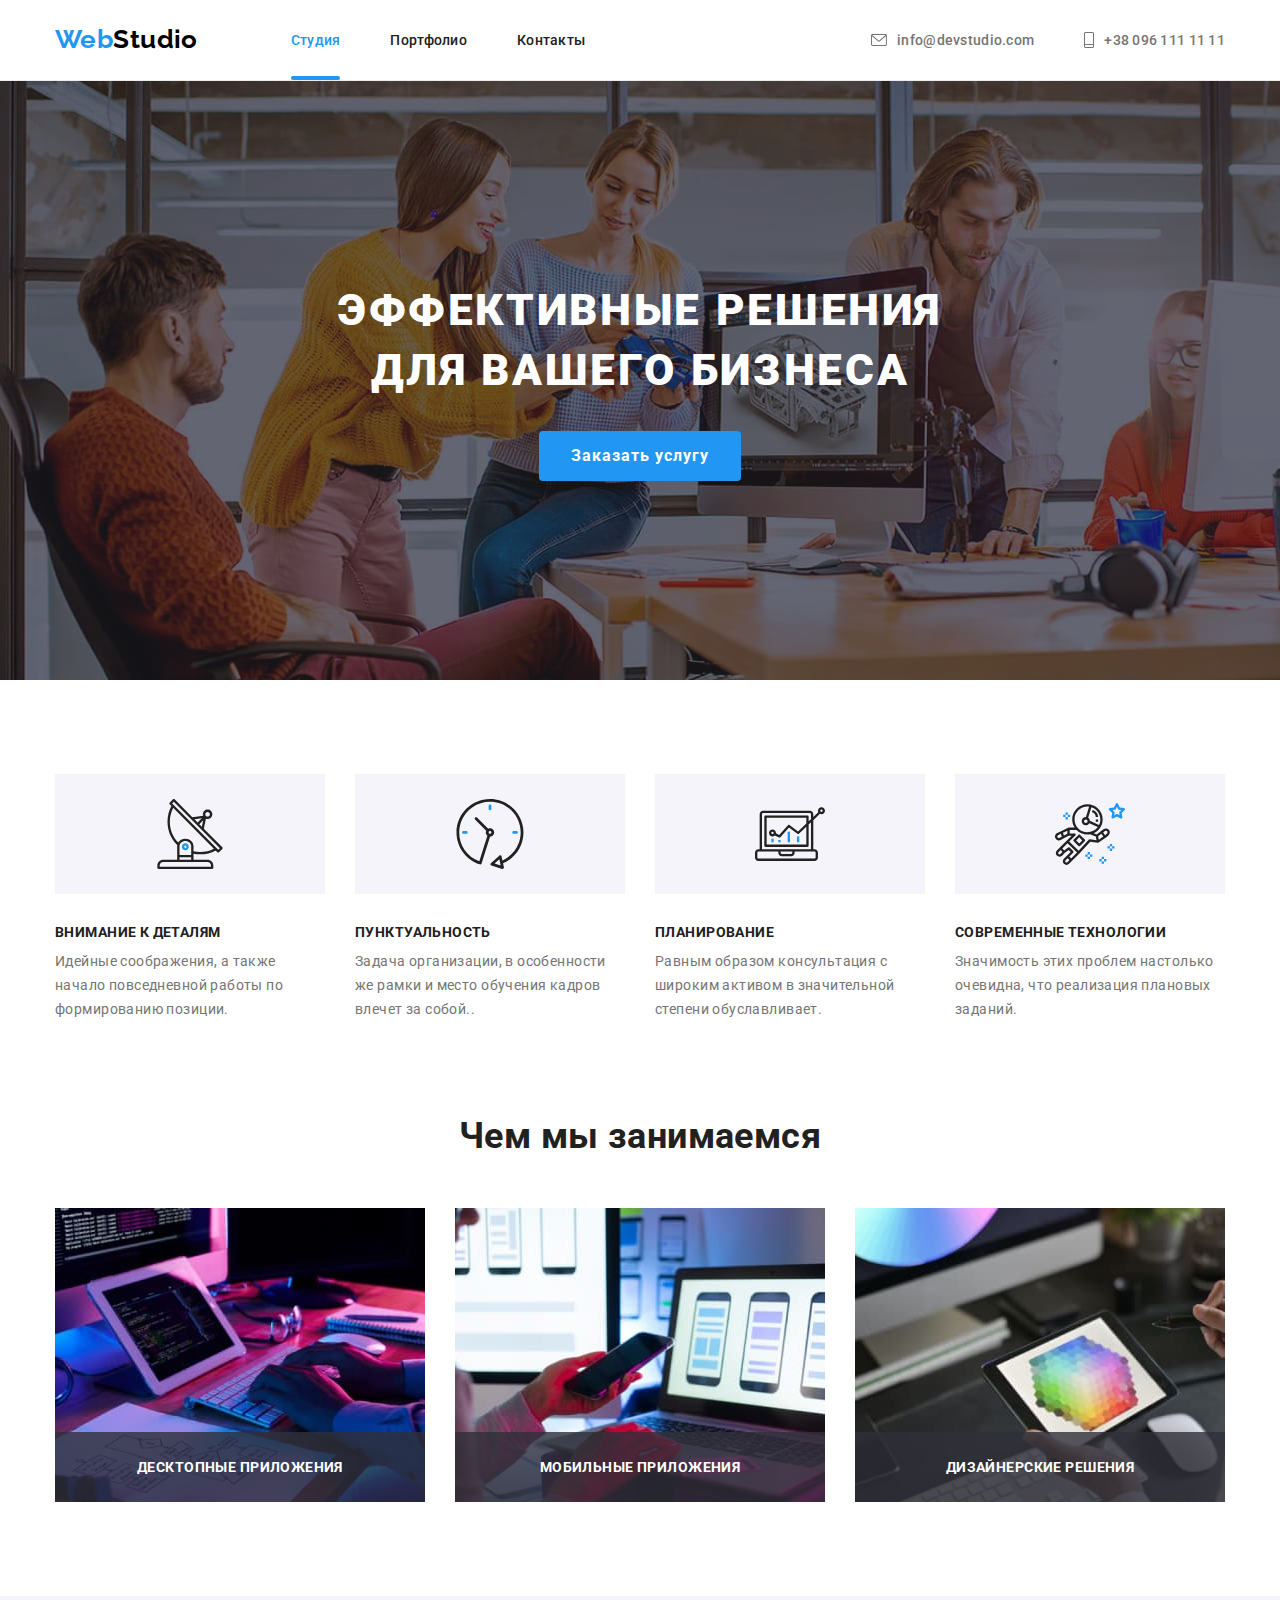
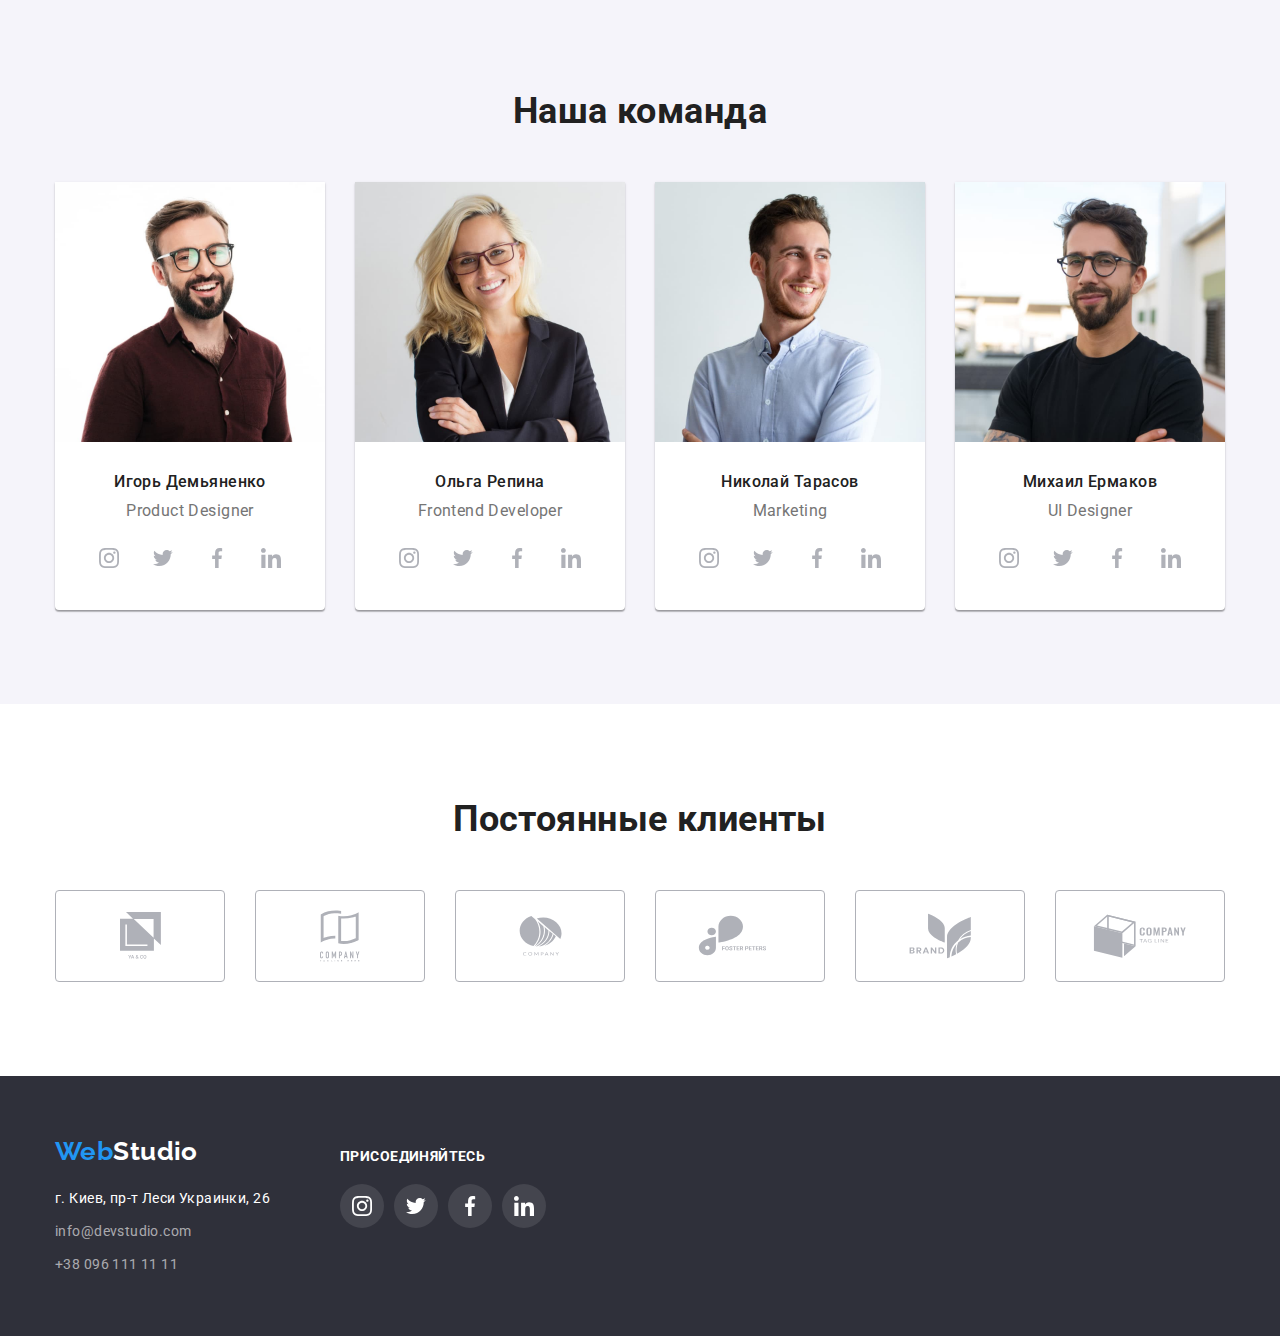
<file: index.html>
<!DOCTYPE html>
<html lang="ru">
  <head>
    <meta charset="UTF-8" />
    <meta http-equiv="X-UA-Compatible" content="IE=edge" />
    <meta name="viewport" content="width=device-width, initial-scale=1.0" />
    <title>студия</title>
    <link rel="preconnect" href="https://fonts.googleapis.com" />
    <link rel="preconnect" href="https://fonts.gstatic.com" crossorigin />
    <link
      href="https://fonts.googleapis.com/css2?family=Raleway:wght@700&family=Roboto:wght@400;500;700;900&display=swap"
      rel="stylesheet"
    />
    <link
      rel="stylesheet"
      href="https://cdnjs.cloudflare.com/ajax/libs/modern-normalize/1.1.0/modern-normalize.min.css"
    />
    <link rel="stylesheet" href="./css/styles.css" />
  </head>
  <body>
    <!-- Хедер -->
    <header class="header">
      <div class="container header-flex">
        <nav class="nav-flex">
          <a class="logo link" href="./index.html"
            ><span class="logo-one">Web</span
            ><span class="logo-two">Studio</span></a
          >
          <ul class="nav list">
            <li class="nav-li">
              <a class="nav-link active link" href="./index.html">Студия</a>
            </li>
            <li class="nav-li">
              <a class="nav-link link" href="./portfolio.html">Портфолио</a>
            </li>
            <li class="nav-li">
              <a class="nav-link link" href="./contacts.html">Контакты</a>
            </li>
          </ul>
        </nav>
        <ul class="adress list">
          <li class="li">
            <a class="adress-link link letter" href="mailto:info@devstudio.com">
              <svg class="adress-icon mail">
                <use href="./images/svg-index/icons.svg#icon-mail"></use>
              </svg>
              info@devstudio.com</a
            >
          </li>
          <li class="li">
            <a class="adress-link link phone" href="tel:+380961111111">
              <svg class="adress-icon phone">
                <use href="./images/svg-index/icons.svg#icon-phone"></use>
              </svg>
              +38 096 111 11 11</a
            >
          </li>
        </ul>
      </div>
    </header>
    <main>
      <!-- Эффективные решения для вашего бизнеса(Герой) -->
      <section class="hero">
        <div class="container">
          <h1 class="hero-title">Эффективные решения для вашего бизнеса</h1>
          <button class="hero-button" type="button" data-modal-open>
            Заказать услугу
          </button>
          <div class="backdrop is-hidden" data-modal>
            <div class="modal">
              <button class="modal-button" type="button" data-modal-close>
                <svg class="modal-button-close">
                  <use href="./images/svg-index/icons.svg#icon-close"></use>
                </svg>
              </button>
            </div>
          </div>
        </div>
      </section>
      <!-- Преимущества(benefits) -->
      <section class="benefits section">
        <div class="container">
          <h2 class="visually-hidden">Преимущества</h2>
          <ul class="list">
            <li class="benefits-li">
              <div class="benefits-bg">
                <svg class="benefits-icon">
                  <use href="./images/svg-index/icons.svg#icon-antenna"></use>
                </svg>
              </div>
              <h3 class="benefits-title">Внимание к деталям</h3>
              <p class="benefits-text">
                Идейные соображения, а также начало повседневной работы по
                формированию позиции.
              </p>
            </li>
            <li class="benefits-li">
              <div class="benefits-bg">
                <svg class="benefits-icon">
                  <use href="./images/svg-index/icons.svg#icon-clock"></use>
                </svg>
              </div>
              <h3 class="benefits-title">Пунктуальность</h3>
              <p class="benefits-text">
                Задача организации, в особенности же рамки и место обучения
                кадров влечет за собой..
              </p>
            </li>
            <li class="benefits-li">
              <div class="benefits-bg">
                <svg class="benefits-icon">
                  <use href="./images/svg-index/icons.svg#icon-diagram"></use>
                </svg>
              </div>
              <h3 class="benefits-title">Планирование</h3>
              <p class="benefits-text">
                Равным образом консультация с широким активом в значительной
                степени обуславливает.
              </p>
            </li>
            <li class="benefits-li">
              <div class="benefits-bg">
                <svg class="benefits-icon">
                  <use href="./images/svg-index/icons.svg#icon-astronaut"></use>
                </svg>
              </div>
              <h3 class="benefits-title">Современные технологии</h3>
              <p class="benefits-text">
                Значимость этих проблем настолько очевидна, что реализация
                плановых заданий.
              </p>
            </li>
          </ul>
        </div>
      </section>
      <!-- Чем мы занимаемся -->
      <section class="working section">
        <div class="container">
          <h2 class="working-title">Чем мы занимаемся</h2>
          <ul class="list">
            <li class="working-li">
              <img
                src="./images/index-doing/box1.jpg"
                alt="Мы программируем на десктоп"
                width="370"
                height="294"
              />
              <div class="working-box">
                <h3 class="working-title-overlay">Десктопные приложения</h3>
              </div>
            </li>
            <li class="working-li">
              <img
                src="./images/index-doing/box2.jpg"
                alt="Мы программируем на телефон"
                width="370"
                height="294"
              />
              <div class="working-box">
                <h3 class="working-title-overlay">Мобильные приложения</h3>
              </div>
            </li>
            <li class="working-li">
              <img
                src="./images/index-doing/box3.jpg"
                alt="Мы программируем на планшет"
                width="370"
                height="294"
              />
              <div class="working-box">
                <h3 class="working-title-overlay">Дизайнерские решения</h3>
              </div>
            </li>
          </ul>
        </div>
      </section>
      <!-- Наша команда -->
      <section class="team section">
        <div class="container">
          <h2 class="team-title">Наша команда</h2>
          <ul class="list team-ul">
            <li class="team-li">
              <img
                src="./images/index-team/img.jpg"
                alt="Дизайнер"
                width="270"
                height="260"
              />
              <div class="team-info">
                <h3 class="team-name">Игорь Демьяненко</h3>
                <p lang="en" class="team-prof">Product Designer</p>
                <ul class="team-social">
                  <li class="team-social-list list">
                    <a class="team-link link" href="" aria-label="instagram">
                      <svg class="team-icon">
                        <use
                          href="./images/svg-index/icons.svg#icon-instagram"
                        ></use>
                      </svg>
                    </a>
                  </li>
                  <li class="team-social-list list">
                    <a class="team-link link" href="" aria-label="twitter">
                      <svg class="team-icon">
                        <use
                          href="./images/svg-index/icons.svg#icon-twitter"
                        ></use>
                      </svg>
                    </a>
                  </li>
                  <li class="team-social-list list">
                    <a class="team-link link" href="" aria-label="facebook">
                      <svg class="team-icon">
                        <use
                          href="./images/svg-index/icons.svg#icon-facebook"
                        ></use>
                      </svg>
                    </a>
                  </li>
                  <li class="team-social-list list">
                    <a class="team-link link" href="" aria-label="linkedin">
                      <svg class="team-icon">
                        <use
                          href="./images/svg-index/icons.svg#icon-linkedin"
                        ></use>
                      </svg>
                    </a>
                  </li>
                </ul>
              </div>
            </li>
            <li class="team-li">
              <img
                src="./images/index-team/img1.jpg"
                alt="Фронт-Энд разработчик"
                width="270"
                height="260"
              />
              <div class="team-info">
                <h3 class="team-name">Ольга Репина</h3>
                <p lang="en" class="team-prof">Frontend Developer</p>
                <ul class="team-social">
                  <li class="team-social-list list">
                    <a class="team-link link" href="" aria-label="instagram">
                      <svg class="team-icon">
                        <use
                          href="./images/svg-index/icons.svg#icon-instagram"
                        ></use>
                      </svg>
                    </a>
                  </li>
                  <li class="team-social-list list">
                    <a class="team-link link" href="" aria-label="twitter">
                      <svg class="team-icon">
                        <use
                          href="./images/svg-index/icons.svg#icon-twitter"
                        ></use>
                      </svg>
                    </a>
                  </li>
                  <li class="team-social-list list">
                    <a class="team-link link" href="" aria-label="facebook">
                      <svg class="team-icon">
                        <use
                          href="./images/svg-index/icons.svg#icon-facebook"
                        ></use>
                      </svg>
                    </a>
                  </li>
                  <li class="team-social-list list">
                    <a class="team-link link" href="" aria-label="linkedin">
                      <svg class="team-icon">
                        <use
                          href="./images/svg-index/icons.svg#icon-linkedin"
                        ></use>
                      </svg>
                    </a>
                  </li>
                </ul>
              </div>
            </li>
            <li class="team-li">
              <img
                src="./images/index-team/img2.jpg"
                alt="Маркетолог"
                width="270"
                height="260"
              />
              <div class="team-info">
                <h3 class="team-name">Николай Тарасов</h3>
                <p lang="en" class="team-prof">Marketing</p>
                <ul class="team-social">
                  <li class="team-social-list list">
                    <a class="team-link link" href="" aria-label="instagram">
                      <svg class="team-icon">
                        <use
                          href="./images/svg-index/icons.svg#icon-instagram"
                        ></use>
                      </svg>
                    </a>
                  </li>
                  <li class="team-social-list list">
                    <a class="team-link link" href="" aria-label="twitter">
                      <svg class="team-icon">
                        <use
                          href="./images/svg-index/icons.svg#icon-twitter"
                        ></use>
                      </svg>
                    </a>
                  </li>
                  <li class="team-social-list list">
                    <a class="team-link link" href="" aria-label="facebook">
                      <svg class="team-icon">
                        <use
                          href="./images/svg-index/icons.svg#icon-facebook"
                        ></use>
                      </svg>
                    </a>
                  </li>
                  <li class="team-social-list list">
                    <a class="team-link link" href="" aria-label="linkedin">
                      <svg class="team-icon">
                        <use
                          href="./images/svg-index/icons.svg#icon-linkedin"
                        ></use>
                      </svg>
                    </a>
                  </li>
                </ul>
              </div>
            </li>
            <li class="team-li">
              <img
                src="./images/index-team/img3.jpg"
                alt="ЮЛ-Дизайнер"
                width="270"
                height="260"
              />
              <div class="team-info">
                <h3 class="team-name">Михаил Ермаков</h3>
                <p lang="en" class="team-prof">UI Designer</p>
                <ul class="team-social">
                  <li class="team-social-list list">
                    <a class="team-link link" href="" aria-label="instagram">
                      <svg class="team-icon">
                        <use
                          href="./images/svg-index/icons.svg#icon-instagram"
                        ></use>
                      </svg>
                    </a>
                  </li>
                  <li class="team-social-list list">
                    <a class="team-link link" href="" aria-label="twitter">
                      <svg class="team-icon">
                        <use
                          href="./images/svg-index/icons.svg#icon-twitter"
                        ></use>
                      </svg>
                    </a>
                  </li>
                  <li class="team-social-list list">
                    <a class="team-link link" href="" aria-label="facebook">
                      <svg class="team-icon">
                        <use
                          href="./images/svg-index/icons.svg#icon-facebook"
                        ></use>
                      </svg>
                    </a>
                  </li>
                  <li class="team-social-list list">
                    <a class="team-link link" href="" aria-label="linkedin">
                      <svg class="team-icon">
                        <use
                          href="./images/svg-index/icons.svg#icon-linkedin"
                        ></use>
                      </svg>
                    </a>
                  </li>
                </ul>
              </div>
            </li>
          </ul>
        </div>
      </section>
      <!-- Клиенты -->
      <section class="clients section">
        <div class="container">
          <h2 class="clients-title">Постоянные клиенты</h2>
          <ul class="clients-social list">
            <li class="clients-li list">
              <a class="clients-link link" href="">
                <svg class="clients-icon" width="41" height="47">
                  <use href="./images/svg-index/icons.svg#icon-group1"></use>
                </svg>
              </a>
            </li>
            <li class="clients-li list">
              <a class="clients-link link" href="">
                <svg class="clients-icon" width="40" height="52">
                  <use href="./images/svg-index/icons.svg#icon-group2"></use>
                </svg>
              </a>
            </li>
            <li class="clients-li list">
              <a class="clients-link link" href="">
                <svg class="clients-icon" width="43" height="41">
                  <use href="./images/svg-index/icons.svg#icon-group3"></use>
                </svg>
              </a>
            </li>
            <li class="clients-li list">
              <a class="clients-link link" href="">
                <svg class="clients-icon" width="85" height="41">
                  <use href="./images/svg-index/icons.svg#icon-group4"></use>
                </svg>
              </a>
            </li>
            <li class="clients-li list">
              <a class="clients-link link" href="">
                <svg class="clients-icon" width="63" height="46">
                  <use href="./images/svg-index/icons.svg#icon-group5"></use>
                </svg>
              </a>
            </li>
            <li class="clients-li list">
              <a class="clients-link link" href="">
                <svg class="clients-icon" width="94" height="44">
                  <use href="./images/svg-index/icons.svg#icon-group6"></use>
                </svg>
              </a>
            </li>
          </ul>
        </div>
      </section>
    </main>
    <!-- Футер -->
    <footer class="footer">
      <div class="container footer-main">
        <div class="footer-box-adress">
          <a class="logo link" href="./index.html"
            ><span class="logo-one">Web</span
            ><span class="logo-three">Studio</span></a
          >
          <address class="footer-list">
            <ul class="list">
              <li class="footer-address">г. Киев, пр-т Леси Украинки, 26</li>
              <li>
                <a class="footer-link link" href="mailto:info@devstudio.com"
                  >info@devstudio.com</a
                >
              </li>
              <li>
                <a class="footer-link link" href="tel:+380961111111"
                  >+38 096 111 11 11</a
                >
              </li>
            </ul>
          </address>
        </div>
        <div class="footer-box-social">
          <h2 class="footer-title">присоединяйтесь</h2>
          <ul class="footer-social list">
            <li class="footer-social-li list">
              <a class="footer-link-social link" href="" aria-label="instagram">
                <svg class="footer-icon">
                  <use href="./images/svg-index/icons.svg#icon-instagram"></use>
                </svg>
              </a>
            </li>
            <li class="footer-social-li list">
              <a class="footer-link-social link" href="" aria-label="twitter">
                <svg class="footer-icon">
                  <use href="./images/svg-index/icons.svg#icon-twitter"></use>
                </svg>
              </a>
            </li>
            <li class="footer-social-li list">
              <a class="footer-link-social link" href="" aria-label="facebook">
                <svg class="footer-icon">
                  <use href="./images/svg-index/icons.svg#icon-facebook"></use>
                </svg>
              </a>
            </li>
            <li class="footer-social-li list">
              <a class="footer-link-social link" href="" aria-label="linkedin">
                <svg class="footer-icon">
                  <use href="./images/svg-index/icons.svg#icon-linkedin"></use>
                </svg>
              </a>
            </li>
          </ul>
        </div>
      </div>
    </footer>
    <script src="./js/modal.js"></script>
  </body>
</html>
</file>
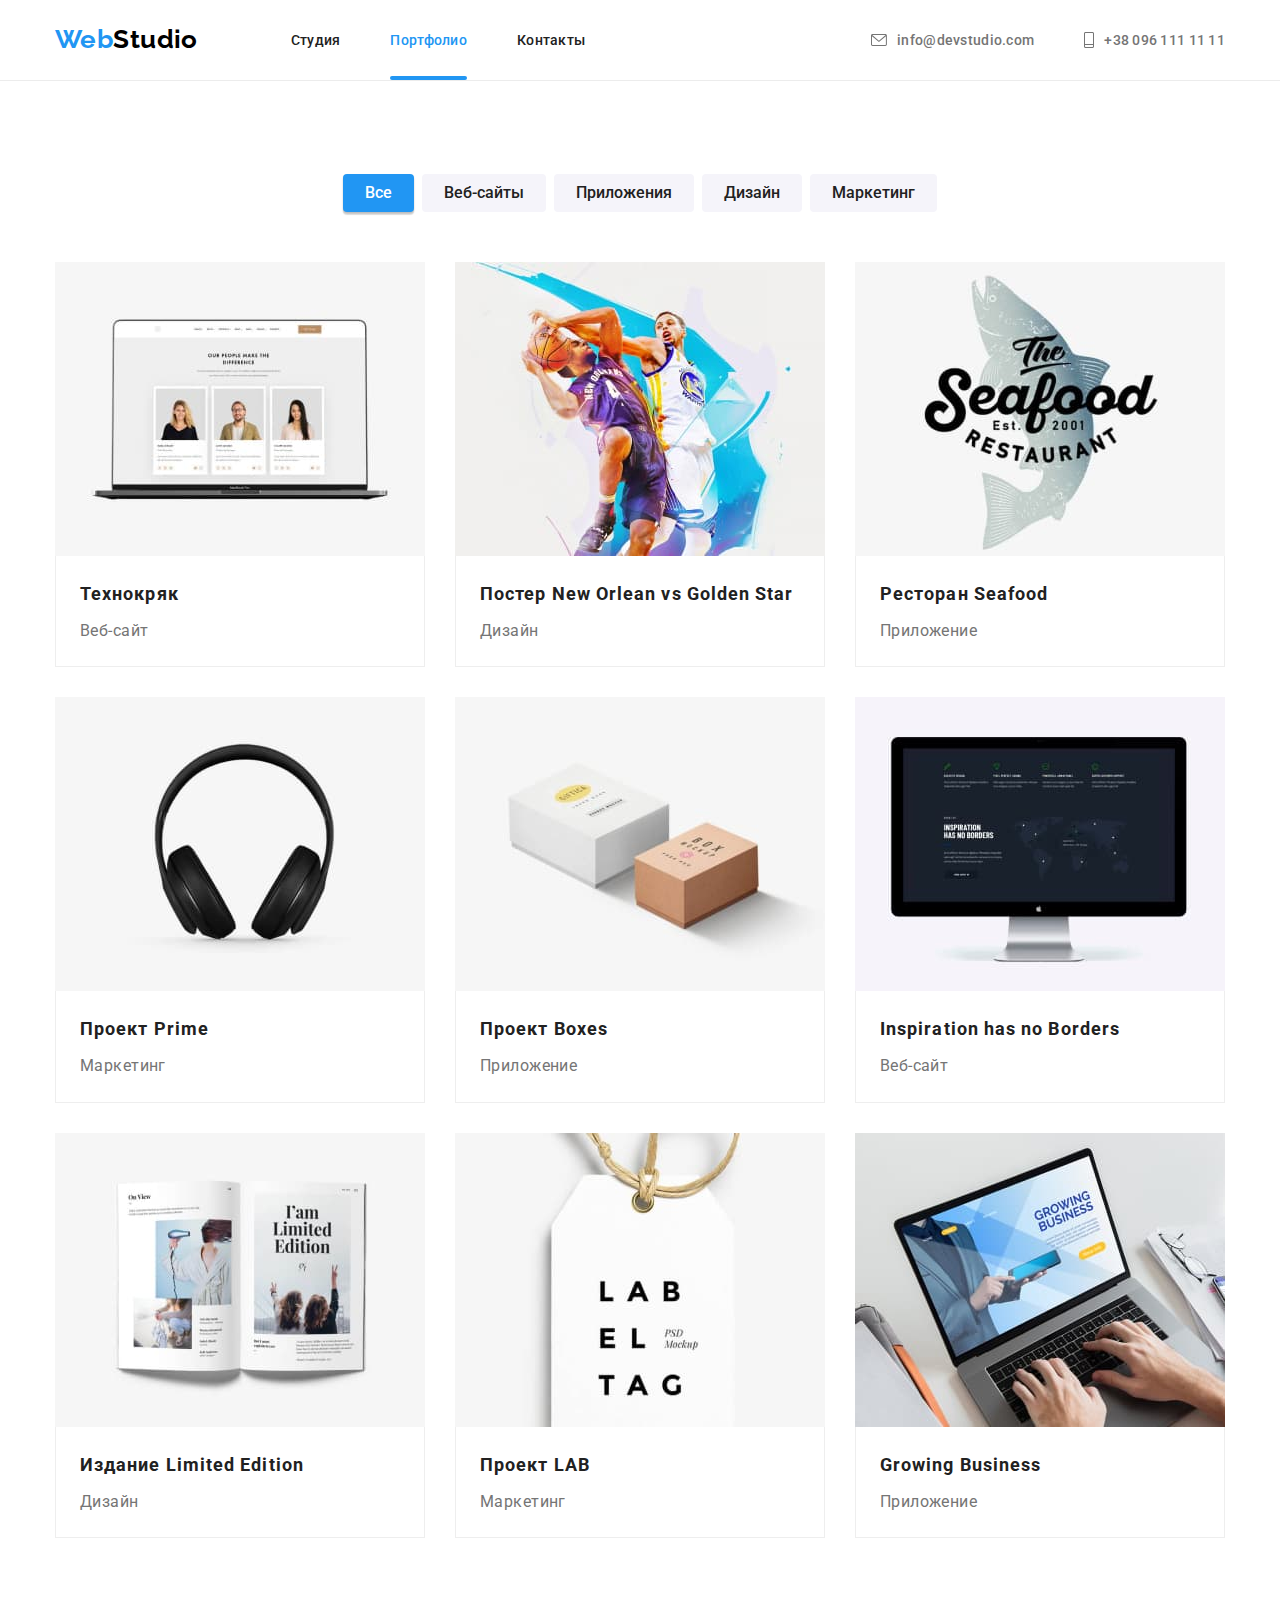
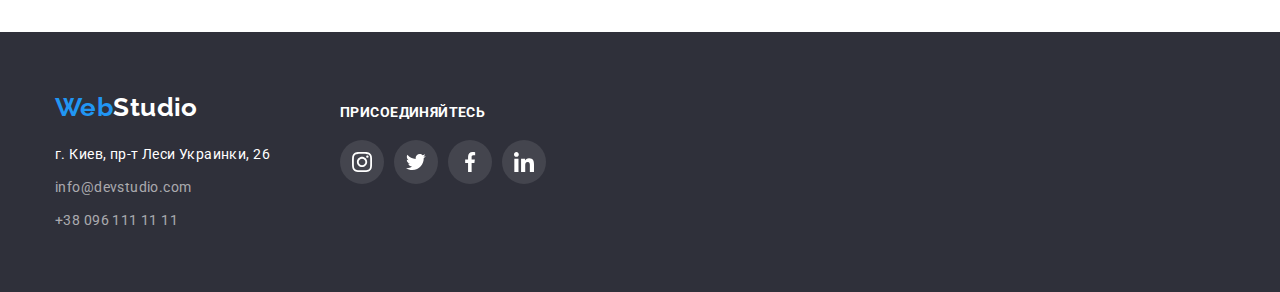
<file: portfolio.html>
<!DOCTYPE html>
<html lang="ru">
  <head>
    <meta charset="UTF-8" />
    <meta http-equiv="X-UA-Compatible" content="IE=edge" />
    <meta name="viewport" content="width=device-width, initial-scale=1.0" />
    <title>портфолио</title>
    <link rel="preconnect" href="https://fonts.googleapis.com" />
    <link rel="preconnect" href="https://fonts.gstatic.com" crossorigin />
    <link
      href="https://fonts.googleapis.com/css2?family=Raleway:wght@700&family=Roboto:wght@400;500;700;900&display=swap"
      rel="stylesheet"
    />
    <link
      rel="stylesheet"
      href="https://cdnjs.cloudflare.com/ajax/libs/modern-normalize/1.1.0/modern-normalize.min.css"
    />
    <link rel="stylesheet" href="./css/styles.css" />
  </head>
    <!-- Хедер -->
    <header class="header">
      <div class="container header-flex">
        <nav class="nav-flex">
          <a class="logo link" href="./index.html"
            ><span class="logo-one">Web</span
            ><span class="logo-two">Studio</span></a
          >
          <ul class="nav list">
            <li class="nav-li">
              <a class="nav-link link" href="./index.html">Студия</a>
            </li>
            <li class="nav-li">
              <a class="nav-link active link" href="./portfolio.html">Портфолио</a>
            </li>
            <li class="nav-li">
              <a class="nav-link link" href="./contacts.html">Контакты</a>
            </li>
          </ul>
        </nav>
        <ul class="adress list">
          <li class="li">
            <a class="adress-link link letter" href="mailto:info@devstudio.com">
              <svg class="adress-icon mail">
                <use href="./images/svg-index/icons.svg#icon-mail"></use>
              </svg>
              info@devstudio.com</a
            >
          </li>
          <li class="li">
            <a class="adress-link link phone" href="tel:+380961111111">
              <svg class="adress-icon phone">
                <use href="./images/svg-index/icons.svg#icon-phone"></use>
              </svg>
              +38 096 111 11 11</a
            >
          </li>
        </ul>
      </div>
    </header>
    <!-- Фильтр -->
    <main>
      <section class="filter">
        <div class="container">
          <h1 class="visually-hidden">Портфолио</h1>
          <!-- Фильтр -->
          <ul class="list filter-ul">
            <li class="filter-li">
              <button class="filter-button current" type="button">Все</button>
            </li>
            <li class="filter-li">
              <button class="filter-button" type="button">Веб-сайты</button>
            </li>
            <li class="filter-li">
              <button class="filter-button" type="button">Приложения</button>
            </li>
            <li class="filter-li">
              <button class="filter-button" type="button">Дизайн</button>
            </li>
            <li class="filter-li">
              <button class="filter-button" type="button">Маркетинг</button>
            </li>
          </ul>
          <!-- Проэкты -->
          <ul class="projects list">
            <li class="projects-li">
              <a class="link" href="">
                <div class="projects-box">
                  <img
                    src="./images/portfolio-projects/portfolio-1.jpg"
                    alt="Технокряк"
                    width="370"
                    height="294"
                  />
                  <div class="projects-overlay">
                    <p class="projects-overlay-text">
                      Ресурс предлагает комплексные предложения с разным уровнем
                      функционала и сервисов. Все это позволит посетителю
                      получить исчерпывающие сведения о компании или частном
                      лице.
                    </p>
                  </div>
                </div>
                <div class="projects-cont">
                  <h2 class="projects-title">Технокряк</h2>
                  <p class="projects-text">Веб-сайт</p>
                </div>
              </a>
            </li>
            <li class="projects-li">
              <a class="link" href="">
                <div class="projects-box">
                  <img
                    src="./images/portfolio-projects/portfolio-2.jpg"
                    alt="Постер New Orlean vs Golden Star"
                    width="370"
                    height="294"
                  />
                  <div class="projects-overlay">
                    <p class="projects-overlay-text">
                      Ресурс предлагает комплексные предложения с разным уровнем
                      функционала и сервисов. Все это позволит посетителю
                      получить исчерпывающие сведения о компании или частном
                      лице.
                    </p>
                  </div>
                </div>
                <div class="projects-cont">
                  <h2 class="projects-title">
                    Постер New Orlean vs Golden Star
                  </h2>
                  <p class="projects-text">Дизайн</p>
                </div>
              </a>
            </li>
            <li class="projects-li">
              <a class="link" href="">
                <div class="projects-box">
                  <img
                    src="./images/portfolio-projects/portfolio-3.jpg"
                    alt="Ресторан Seafood"
                    width="370"
                    height="294"
                  />
                  <div class="projects-overlay">
                    <p class="projects-overlay-text">
                      Ресурс предлагает комплексные предложения с разным уровнем
                      функционала и сервисов. Все это позволит посетителю
                      получить исчерпывающие сведения о компании или частном
                      лице.
                    </p>
                  </div>
                </div>
                <div class="projects-cont">
                  <h2 class="projects-title">Ресторан Seafood</h2>
                  <p class="projects-text">Приложение</p>
                </div>
              </a>
            </li>
            <li class="projects-li">
              <a class="link" href="">
                <div class="projects-box">
                  <img
                    src="./images/portfolio-projects/portfolio-4.jpg"
                    alt="Проект Prime"
                    width="370"
                    height="294"
                  />
                  <div class="projects-overlay">
                    <p class="projects-overlay-text">
                      Ресурс предлагает комплексные предложения с разным уровнем
                      функционала и сервисов. Все это позволит посетителю
                      получить исчерпывающие сведения о компании или частном
                      лице.
                    </p>
                  </div>
                </div>
                <div class="projects-cont">
                  <h2 class="projects-title">Проект Prime</h2>
                  <p class="projects-text">Маркетинг</p>
                </div>
              </a>
            </li>
            <li class="projects-li">
              <a class="link" href="">
                <div class="projects-box">
                  <img
                    src="./images/portfolio-projects/portfolio-5.jpg"
                    alt="Проект Boxes"
                    width="370"
                    height="294"
                  />
                  <div class="projects-overlay">
                    <p class="projects-overlay-text">
                      Ресурс предлагает комплексные предложения с разным уровнем
                      функционала и сервисов. Все это позволит посетителю
                      получить исчерпывающие сведения о компании или частном
                      лице.
                    </p>
                  </div>
                </div>
                <div class="projects-cont">
                  <h2 class="projects-title">Проект Boxes</h2>
                  <p class="projects-text">Приложение</p>
                </div>
              </a>
            </li>
            <li class="projects-li">
              <a class="link" href="">
                <div class="projects-box">
                  <img
                    src="./images/portfolio-projects/portfolio-6.jpg"
                    alt="Inspiration has no Borders"
                    width="370"
                    height="294"
                  />
                  <div class="projects-overlay">
                    <p class="projects-overlay-text">
                      Ресурс предлагает комплексные предложения с разным уровнем
                      функционала и сервисов. Все это позволит посетителю
                      получить исчерпывающие сведения о компании или частном
                      лице.
                    </p>
                  </div>
                </div>
                <div class="projects-cont">
                  <h2 class="projects-title">Inspiration has no Borders</h2>
                  <p class="projects-text">Веб-сайт</p>
                </div>
              </a>
            </li>
            <li class="projects-li">
              <a class="link" href="">
                <div class="projects-box">
                  <img
                    src="./images/portfolio-projects/portfolio-7.jpg"
                    alt="Издание Limited Edition"
                    width="370"
                    height="294"
                  />
                  <div class="projects-overlay">
                    <p class="projects-overlay-text">
                      Ресурс предлагает комплексные предложения с разным уровнем
                      функционала и сервисов. Все это позволит посетителю
                      получить исчерпывающие сведения о компании или частном
                      лице.
                    </p>
                  </div>
                </div>
                <div class="projects-cont">
                  <h2 class="projects-title">Издание Limited Edition</h2>
                  <p class="projects-text">Дизайн</p>
                </div>
              </a>
            </li>
            <li class="projects-li">
              <a class="link" href="">
                <div class="projects-box">
                  <img
                    src="./images/portfolio-projects/portfolio-8.jpg"
                    alt="Проект LAB"
                    width="370"
                    height="294"
                  />
                  <div class="projects-overlay">
                    <p class="projects-overlay-text">
                      Ресурс предлагает комплексные предложения с разным уровнем
                      функционала и сервисов. Все это позволит посетителю
                      получить исчерпывающие сведения о компании или частном
                      лице.
                    </p>
                  </div>
                </div>
                <div class="projects-cont">
                  <h2 class="projects-title">Проект LAB</h2>
                  <p class="projects-text">Маркетинг</p>
                </div>
              </a>
            </li>
            <li class="projects-li">
              <a class="link" href="">
                <div class="projects-box">
                  <img
                    src="./images/portfolio-projects/portfolio-9.jpg"
                    alt="Growing Business"
                    width="370"
                    height="294"
                  />
                  <div class="projects-overlay">
                    <p class="projects-overlay-text">
                      Ресурс предлагает комплексные предложения с разным уровнем
                      функционала и сервисов. Все это позволит посетителю
                      получить исчерпывающие сведения о компании или частном
                      лице.
                    </p>
                  </div>
                </div>
                <div class="projects-cont">
                  <h2 class="projects-title">Growing Business</h2>
                  <p class="projects-text">Приложение</p>
                </div>
              </a>
            </li>
          </ul>
        </div>
      </section>
    </main>
    <!-- Футер -->
    <footer class="footer">
      <div class="container footer-main">
        <div class="footer-box-adress">
          <a class="logo link" href="./index.html"
            ><span class="logo-one">Web</span
            ><span class="logo-three">Studio</span></a
          >
          <address class="footer-list">
            <ul class="list">
              <li class="footer-address">г. Киев, пр-т Леси Украинки, 26</li>
              <li>
                <a class="footer-link link" href="mailto:info@devstudio.com"
                  >info@devstudio.com</a
                >
              </li>
              <li>
                <a class="footer-link link" href="tel:+380961111111"
                  >+38 096 111 11 11</a
                >
              </li>
            </ul>
          </address>
        </div>
        <div class="footer-box-social">
          <h2 class="footer-title">присоединяйтесь</h2>
          <ul class="footer-social list">
            <li class="footer-social-li list">
              <a class="footer-link-social link" href="" aria-label="instagram">
                <svg class="footer-icon">
                  <use href="./images/svg-index/icons.svg#icon-instagram"></use>
                </svg>
              </a>
            </li>
            <li class="footer-social-li list">
              <a class="footer-link-social link" href="" aria-label="twitter">
                <svg class="footer-icon">
                  <use href="./images/svg-index/icons.svg#icon-twitter"></use>
                </svg>
              </a>
            </li>
            <li class="footer-social-li list">
              <a class="footer-link-social link" href="" aria-label="facebook">
                <svg class="footer-icon">
                  <use href="./images/svg-index/icons.svg#icon-facebook"></use>
                </svg>
              </a>
            </li>
            <li class="footer-social-li list">
              <a class="footer-link-social link" href="" aria-label="linkedin">
                <svg class="footer-icon">
                  <use href="./images/svg-index/icons.svg#icon-linkedin"></use>
                </svg>
              </a>
            </li>
          </ul>
        </div>
      </div>
    </footer>
    <script src="./js/modal.js"></script>
  </body>
</html>
</file>
<file: css/styles.css>
body{
    font-family: 'Roboto', sans-serif;
    background-color: var(--text-bgc-color);
    color: var(--text-firstly-color);
    letter-spacing: 0.03em;
    font-size: 14px;
    line-height: 1.15;
    padding-top: 80px;
}
/* color: #2196F3; голубой цвет текста */
/* color: #212121; основной цвет текста чёрный (заголовки) */
/* color: #757575; основной цвет текста серый (р)*/
/* color: #FFFFFF; белый цвет текста */
/* color: rgba(255, 255, 255, 0.6); футер мыло и телефон */
/* background: #2F303A; футер фон */
/* background: #F5F4FA; фон серй */
/* background: #188CE8; ховер на кнопке в index */
:root{
    --text-secondary-color: #2196F3;
    --bgc-button-color: #188CE8;
    --title-main-color: #212121;
    --logo-text-color: #000000;
    --text-firstly-color: #757575;
    --text-bgc-color: #FFFFFF;
    --dark-bgc:#2F303A;
    --light-bgc: #F5F4FA;
    --border-portfolio:#EEEEEE;
    --border-header: #ECECEC;
    --icon-header:rgba(117, 117, 117, 1);
    --icon-social:rgba(175, 177, 184, 1);
    --icon-social-bg:rgba(33, 150, 243, 1);
    --icon-social-hover:rgba(255, 255, 255, 1);
    --bg-social-footer: rgba(255, 255, 255, 0.1);
    --adress-capacity: rgba(255, 255, 255, 0.6);
    --overlay-text: rgba(33, 150, 243, 0.9);
    --bg-color-backdrop: rgba(0, 0, 0, 0.2);

    --item: 3;
}
/* Убрал точки со списков ul */
.list{
    list-style: none;
    padding: 0;
}
/* Убрал подчёркивание со ссылок */
.link{
    text-decoration: none;
}
img{
    display: block;
    max-width: 100%;
    height: auto;
}
/* невидимые заголовки */
.visually-hidden {
    position: absolute;
    width: 1px;
    height: 1px;
    margin: -1px;
    border: 0;
    padding: 0;
    white-space: nowrap;
    clip-path: inset(100%);
    clip: rect(0 0 0 0);
    overflow: hidden;
}
h1,h2,h3,p,ul{
    margin: 0;
}
.container{
    width: 1200px;
    padding-left: 15px;
    padding-right: 15px;
    margin: 0 auto;
    /* outline: 2px solid tomato; */
}


/* HEADER-flex для всего хедера */
.header{
    position: fixed;
    width: 100%;
    min-height: 80px;
    top: 0;
    z-index: 9;

    border-bottom: 1px solid var(--border-header);
    background-color: var(--text-bgc-color);
}
.header-flex{
    display: flex;
}
.nav-flex{
    display: flex;
    align-items: center;
}
/* logo */
.header .logo.link{
    margin-right: 93px;
}
.logo{
    font-family: 'Raleway', sans-serif;
    font-weight: 700;
    font-size: 26px;
    line-height: 1.2;
}
.logo-one{
    color: var(--text-secondary-color);
}
.logo-two {
    color: var(--logo-text-color);
}
.logo-three {
    color: var(--text-bgc-color);
}
/* nav */
.nav.list{
    display: flex;
}
/* Применит отступ ко всем элементам кроме последнего */
/* .nav-li:not(:last-child){
    margin-right: 50px;
} */
/* Или так - применится ко всем кроме первого */
.nav-li+.nav-li{
    margin-left: 50px;
}
.nav .nav-link{
    position: relative;

    display: block;
    padding-top: 32px;
    padding-bottom: 32px;

    font-weight: 500;
    letter-spacing: 0.02em;
    color: var(--title-main-color);

    transition: color 250ms cubic-bezier(0.4, 0, 0.2, 1);
}
.nav-link.active{
    color: var(--text-secondary-color)
}
.nav-link.active::after{
    position: absolute;
    left: 0;
    bottom: 0;

    display: block;
    content: "";
    width: 100%;
    height: 4px;
    background-color: var(--text-secondary-color);
    border-radius: 2px;
}
/* adress header */
.adress-icon.mail{
    width: 16px;
    height: 12px;
    margin-right: 10px;
    fill: currentColor;
}
.adress-icon.phone {
    width: 10px;
    height: 16px;
    margin-right: 10px;
    fill: currentColor;
}
.adress .adress-link:hover,
.adress .adress-link:focus{
    color: var(--text-secondary-color);
}
/* .letter::before {
    content: "";
    background-image: url(../images/svg-index/mail.svg);
    width: 16px;
    height: 12px;
    margin-right: 10px;
}
.phone::before{
    content: "";
    background-image: url(../images/svg-index/phone.svg);
    width: 10px;
    height: 16px;
    margin-right: 10px;
} */
.adress.list{
    display: flex;
    margin-left: auto;
}
/*применится ко всем кроме первого */
.adress.list .li+.li{
    margin-left: 50px;
}
.adress-link.link{
    display: flex;
    align-items: center;
    padding-top: 32px;
    padding-bottom: 32px;
    color: var(--icon-header);

    transition: color 250ms cubic-bezier(0.4, 0, 0.2, 1);
}
.adress .adress-link{
    font-weight: 500;
    letter-spacing: 0.02em;
    color: inherit;
}
.nav .nav-link:hover,
.nav .nav-link:focus,
.footer-link:hover,
.footer-link:focus{
    color: var(--text-secondary-color);
}
.footer-list{
    font-style: inherit;
}

/* HERO INDEX*/
.hero{
    background-image: linear-gradient(to right, rgba(47, 48, 58, 0.4), rgba(47, 48, 58, 0.4)), url(../images/bgimage/hero.jpg);
    /* background-repeat: no-repeat; */
    /* background-position: 50% 50%; */
    /* background-size: cover; */
    background-color: var(--dark-bgc);
    max-width: 1600px;
    height: 600px;
    padding-top: 200px;
    padding-bottom: 200px;
    text-align: center;
    margin: 0 auto;
}
.hero-title{
    max-width: 696px;
    margin: 0 auto 30px auto;

    font-weight: 900;
    font-size: 44px;
    line-height: 1.37;
    letter-spacing: 0.06em;
    text-transform: uppercase;
    color: var(--text-bgc-color);
}
.hero-button{
    font-family: inherit;
    color: var(--text-bgc-color);
    background-color: var(--text-secondary-color);
    font-weight: 700;
    font-size: 16px;
    line-height: 1.87;
    letter-spacing: 0.06em;
    cursor: pointer;
    display: inline-block;
    min-width: 200px;
    min-height: 50px;
    border-radius: 4px;
    border: transparent;
    text-align: center;
    padding: 10px 32px;

    transition: background-color 250ms cubic-bezier(0.4, 0, 0.2, 1),
    border-color 250ms cubic-bezier(0.4, 0, 0.2, 1);
}
.hero-button:hover{
    background-color: var(--bgc-button-color);
    transform: scale(1.03);
}
.backdrop{
    position: fixed;
    width: 100%;
    height: 100%;
    top: 0;
    left: 0;
    z-index: 999;
    transition: translate 250ms cubic-bezier(0.4, 0, 0.2, 1),
    opacity 250ms cubic-bezier(0.4, 0, 0.2, 1);

    background-color: var(--bg-color-backdrop);
}
.backdrop.is-hidden{
    opacity: 0;
    pointer-events: none;
}
.modal{
    position: absolute;
    top: 50%;
    left: 50%;
    transform: translate(-50%, -50%);
    min-width: 528px;
    min-height: 581px;
    
    background: var(--text-bgc-color);
    box-shadow: 0px 1px 3px rgba(0, 0, 0, 0.12), 0px 1px 1px rgba(0, 0, 0, 0.14), 0px 2px 1px rgba(0, 0, 0, 0.2);
    border-radius: 4px;
}
.modal-button{
    position: absolute;
    top: 8px;
    right: 8px;
    width: 30px;
    height: 30px;
    display: flex;
    align-items: center;
    justify-content: center;

    fill: var(--logo-text-color);
    background: var(--text-bgc-color);
    border: 1px solid rgba(0, 0, 0, 0.1);
    border-radius: 50%;
}
.modal-button-close{
    width: 11px;
    height: 11px;

}


/* BENEFITS INDEX*/
.benefits-bg{
    height: 120px;
    width: 270px;
    margin-bottom: 30px;
    background-color: var(--light-bgc);
    display: flex;
    justify-content: center;
    align-items: center;
}
.benefits-icon {
    width: 70px;
    height: 70px;
}
/* .benefits-li::before{
    content: '';
    display: block;
    height: 120px;
    margin-bottom: 30px;
    background-color: var(--light-bgc);
    background-image: url(../images/svg-index/antenna.svg);
    background-repeat: no-repeat;
    background-position: center;
} */
/* .benefits-li:nth-child(2)::before{
    background-image: url(../images/svg-index/clock.svg);
}
.benefits-li:nth-child(3)::before {
    background-image: url(../images/svg-index/diagram.svg);
}
.benefits-li:nth-child(4)::before {
    background-image: url(../images/svg-index/astronaut.svg);
} */
.benefits-li{
    width: 270px;
}
.benefits-title{
    margin-bottom: 10px;

    font-weight: 700;
    font-size: 14px;
    text-transform: uppercase;
    color: var(--title-main-color);
}
.benefits-text{
    line-height: 1.7;     
}
.benefits .list{
    display: flex;
}
.benefits-li:not(:last-child){
    margin-right: 30px;
}
/* Установка отступов для секций Padding */
.section{
    padding: 94px 15px;
}


/* WORKING INDEX*/
.working-li:not(:last-child){
    margin-right: 30px;
}
.working .list {
    display: flex;
}
.working-title,
.team-title {
    font-weight: 700;
    font-size: 36px;
    line-height: 1.17;
    color: var(--title-main-color);
    text-align: center;
    margin-bottom: 50px;
}
.working.section{
    padding-top: 0;
}
.working-li{
    position: relative;
}
.working-box{
    position: absolute;
    content: "";
    left: 0;
    bottom: 0;
    width: 100%;
    min-height: 70px;

    display: flex;
    justify-content: center;
    align-items: center;
    background-color: rgba(47, 48, 58, 0.8);
}
.working-title-overlay{
    font-weight: 700;
    font-size: 14px;
    text-transform: uppercase;
    color: var(--text-bgc-color);
    z-index: 2;
}


/* TEAM INDEX */
.team-info{
    padding-top: 30px;
    padding-bottom: 30px;
}
.team.section{
    padding-top: 94px;
    padding-bottom: 94px;
}
.team-ul {
    margin: -15px;
}
.team-li{
    margin: 15px;
    text-align: center;
    background: var(--text-bgc-color);
    box-shadow: 0px 1px 3px rgba(0, 0, 0, 0.12), 0px 1px 1px rgba(0, 0, 0, 0.14), 0px 2px 1px rgba(0, 0, 0, 0.2);
    border-radius: 0px 0px 4px 4px;
}
.team.section .list{
    display: flex;
}
.team{
    background-color: var(--light-bgc);
}
.team-name{
    margin-bottom: 10px;
    font-weight: 500;
    font-size: 16px;
    line-height: 1.19;
    color: var(--title-main-color);
}
.team-prof{
    font-size: 16px;
    line-height: 1.19;
    margin-bottom: 16px;
}
.team-social{
    display: flex;
    margin: 0 auto;
    padding: 0;
    justify-content: center;
}
.team-social-list:not(:last-child){
    margin-right: 10px;
}
.team-link{
    width: 44px;
    height: 44px;
    display: flex;
    align-items: center;
    justify-content: center;
    color: var(--icon-social);
    border-radius: 50%;

    transition-property: background-color, color;
    transition-duration: 250ms;
    transition-timing-function: cubic-bezier(0.4, 0, 0.2, 1);
}
.team-link:hover,
.team-link:focus{
    background-color: var(--text-secondary-color);
    color: var(--text-bgc-color);
}
.team-icon{
    width: 20px;
    height: 20px;
    fill: currentColor;
}



/* CLIENTS INDEX */
.clients-title{
    margin-bottom: 50px;
    font-weight: 700;
    font-size: 36px;
    line-height: 1.17;
    text-align: center;
    color: var(--title-main-color);
}
.clients-social{
    display: flex;
}
.clients-li:not(:last-child) {
    margin-right: 30px;
}
.clients-link{
    display: flex;
    align-items: center;
    justify-content: center;
    width: 170px;
    height: 92px;
    color: var(--icon-social);
    border: 1px solid #AFB1B8;
    border-radius: 4px;

    transition-property: border-color, color;
    transition-duration: 250ms;
    transition-timing-function: cubic-bezier(0.4, 0, 0.2, 1);
}
.clients-link:hover,
.clients-link:focus{
    color:var(--text-secondary-color);
    border: 1px solid var(--text-secondary-color);
}
.clients-icon{
    fill: currentColor;
}



/* filter portfolio */
.filter{
    padding-top: 94px;
    padding-bottom: 94px;
}
.filter-ul{
    display: flex;
    justify-content: center;
    margin-bottom: 50px;
}
.filter .projects.list{
    display: flex;
    flex-wrap: wrap;
}
.filter-li:not(:last-child){
    margin-right: 8px;
}
.filter-button{
    font-family: inherit;
    font-weight: 500;
    font-size: 16px;
    line-height: 1.63;
    color: var(--title-main-color);
    background-color: var(--light-bgc);
    cursor: pointer;
    border-radius: 4px;
    border: transparent;
    display: inline-block;
    min-height: 38px;
    text-align: center;
    padding: 6px 22px;

    transition-property: color, background-color, border-color, box-shadow;
    transition-duration: 250ms;
    transition-timing-function: cubic-bezier(0.4, 0, 0.2, 1);
}
.filter-button:hover,
.filter-button:focus{
    color: var(--text-bgc-color);
    background-color: var(--text-secondary-color);
    box-shadow: 0px 3px 1px rgba(0, 0, 0, 0.1), 0px 1px 2px rgba(0, 0, 0, 0.08), 0px 2px 2px rgba(0, 0, 0, 0.12);
}
/* current активные предложения */
.filter-button.current,
.filter-button.current{
    color: var(--text-bgc-color);
    background-color: var(--text-secondary-color);
    box-shadow: 0px 3px 1px rgba(0, 0, 0, 0.1), 0px 1px 2px rgba(0, 0, 0, 0.08), 0px 2px 2px rgba(0, 0, 0, 0.12);
}




/* projects portfolio */
.projects.list{
    margin: -15px;
}
.projects-li{
    margin: 15px;
    width: calc((100% - 90px) / var(--item));
    background-color: var(--text-bgc-color);

    transition-property: border-color, box-shadow;
    transition-duration: 250ms;
    transition-timing-function: cubic-bezier(0.4, 0, 0.2, 1);
}
.projects-li:hover,
.projects-li:focus{
    border: 1px solid var(--border-portfolio);
    box-shadow: 0px 1px 1px rgba(0, 0, 0, 0.12), 0px 4px 4px rgba(0, 0, 0, 0.06), 1px 4px 6px rgba(0, 0, 0, 0.16);
}
.projects-cont{
    padding: 20px 24px;
    border: 1px solid var(--border-portfolio);
    border-top: none;
}
.projects-title{
    margin-bottom: 4px;
    font-size: 18px;
    line-height: 2.0;
    letter-spacing: 0.06em;
    color: var(--title-main-color);
}
.projects-text {
    font-size: 16px;
    line-height: 1.89;
    color: var(--text-firstly-color);
}
.projects-box{
    position: relative;
    overflow: hidden;
}
.projects-overlay{
    position: absolute;
    top: 0;
    left: 0;
    width: 100%;
    height: 100%;
    opacity: 0;
    transform: translateY(100%);

    transition: transform 250ms cubic-bezier(0.4, 0, 0.2, 1),
    opacity 250ms cubic-bezier(0.4, 0, 0.2, 1);
}
.projects-overlay-text {
    font-size: 18px;
    line-height: 1.56;
    color: var(--text-bgc-color);
    background-color: var(--overlay-text);
    padding: 63px 24px;

}
.projects-li:hover .projects-overlay,
.projects-li:focus .projects-overlay{
    transform: translateY(0);
    opacity: 1;
}

 /* FOOTER */
.footer{
    background-color: var(--dark-bgc);
    padding: 60px 0;
}
.footer-main{
    display: flex;
}
.footer-address {
    line-height: 1.7;
    color: var(--text-bgc-color);
}
.footer-box-adress{
    display: flex;
    flex-direction: column;
    margin-right: 70px;
}
.footer-link{
    display: block;
    margin-top: 9px;
    font-size: 14px;
    line-height: 1.7;
    letter-spacing: 0.03em;
    color: var(--adress-capacity);

    transition: color 250ms cubic-bezier(0.4, 0, 0.2, 1);
}
.footer .logo.link{
    display: block;
    margin-bottom: 20px;
}
.footer-box-social{
    display: flex;
    flex-direction: column;
    margin-top: 12px;
}
.footer-title{
    font-size: 14px;
    font-weight: 700;
    text-transform: uppercase;
    color: var(--text-bgc-color);
    margin-bottom: 20px;
}
.footer-social{
    display: flex;
}
.footer-social-li:not(:last-child){
    margin-right: 10px;
}
.footer-link-social{
    width: 44px;
    height: 44px;
    display: flex;
    align-items: center;
    justify-content: center;
    color: var(--text-bgc-color);
    background-color: var(--bg-social-footer);
    border-radius: 50%;

    transition-property: background-color, color;
    transition-duration: 250ms;
    transition-timing-function: cubic-bezier(0.4, 0, 0.2, 1);
}
.footer-link-social:hover,
.footer-link-social:focus{
    background-color: var(--text-secondary-color);
}
.footer-icon{
    width: 20px;
    height: 20px;
    fill: currentColor;
}
</file>
